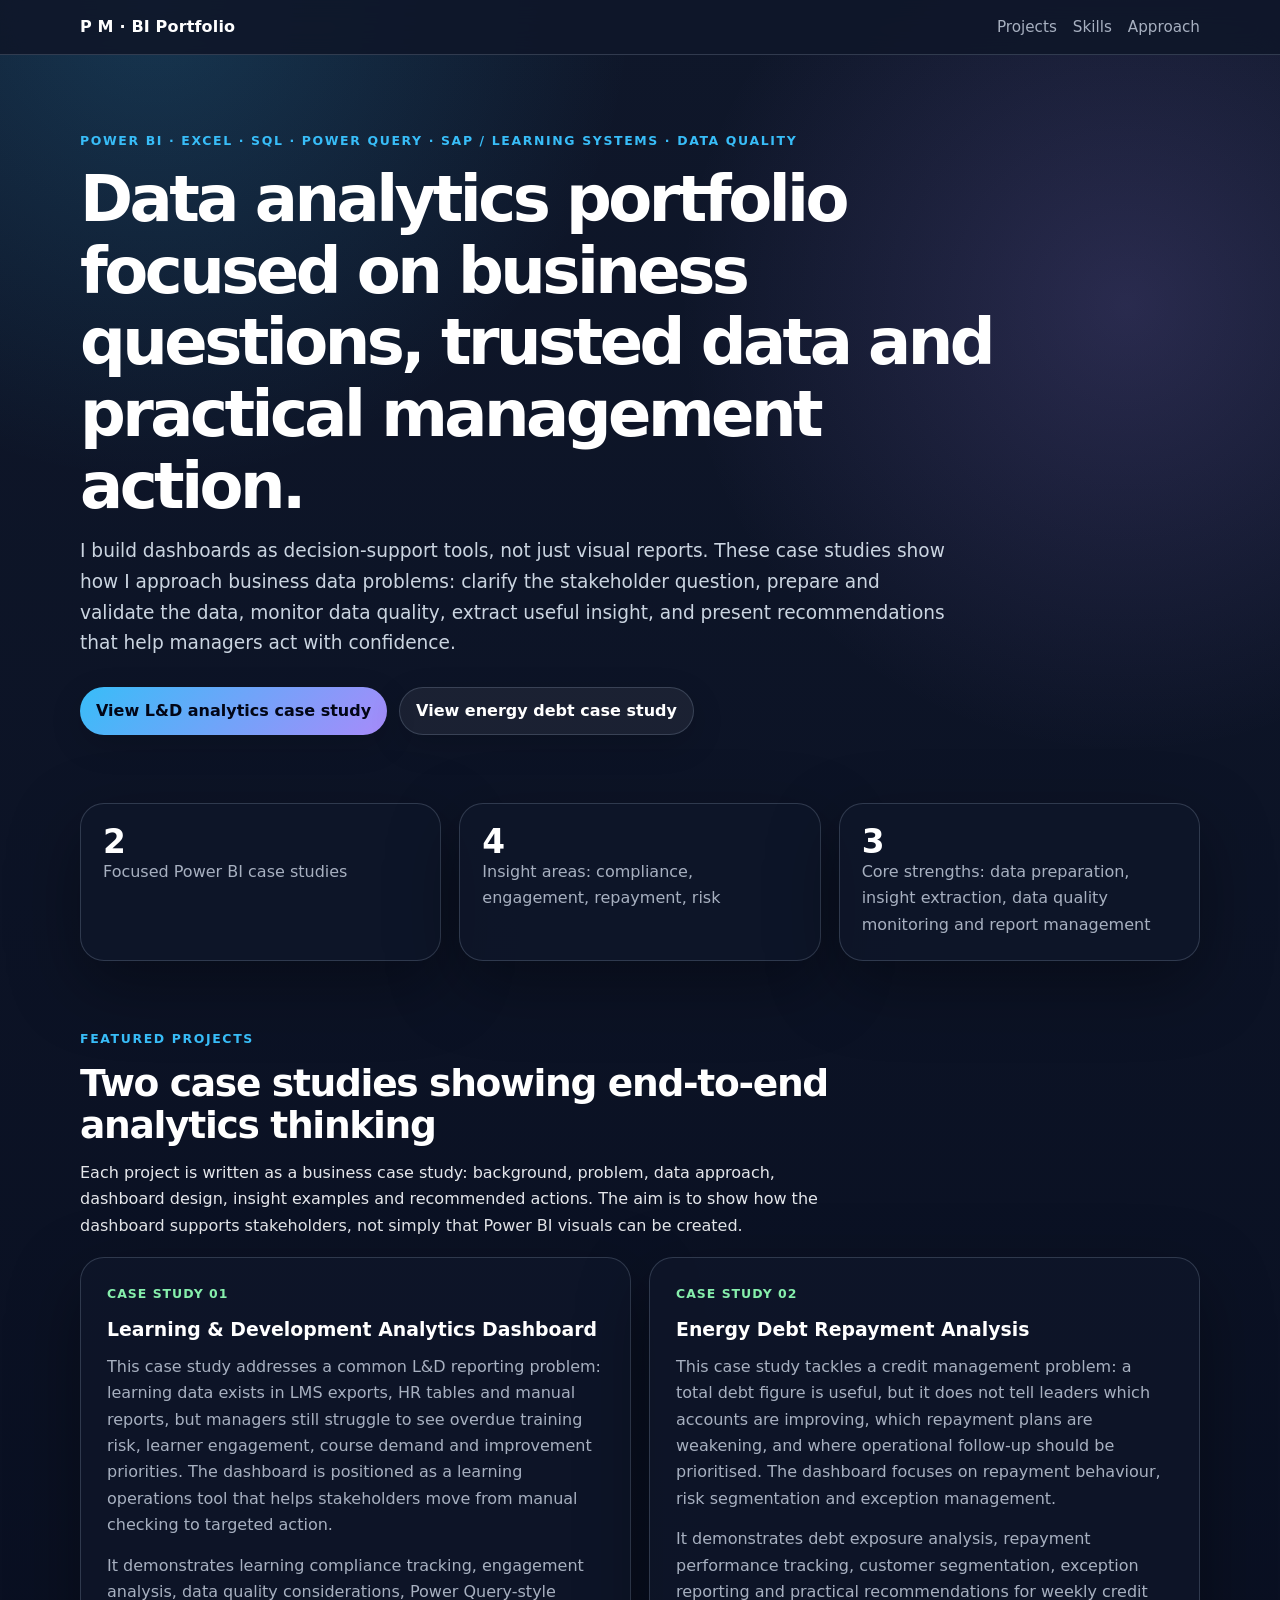
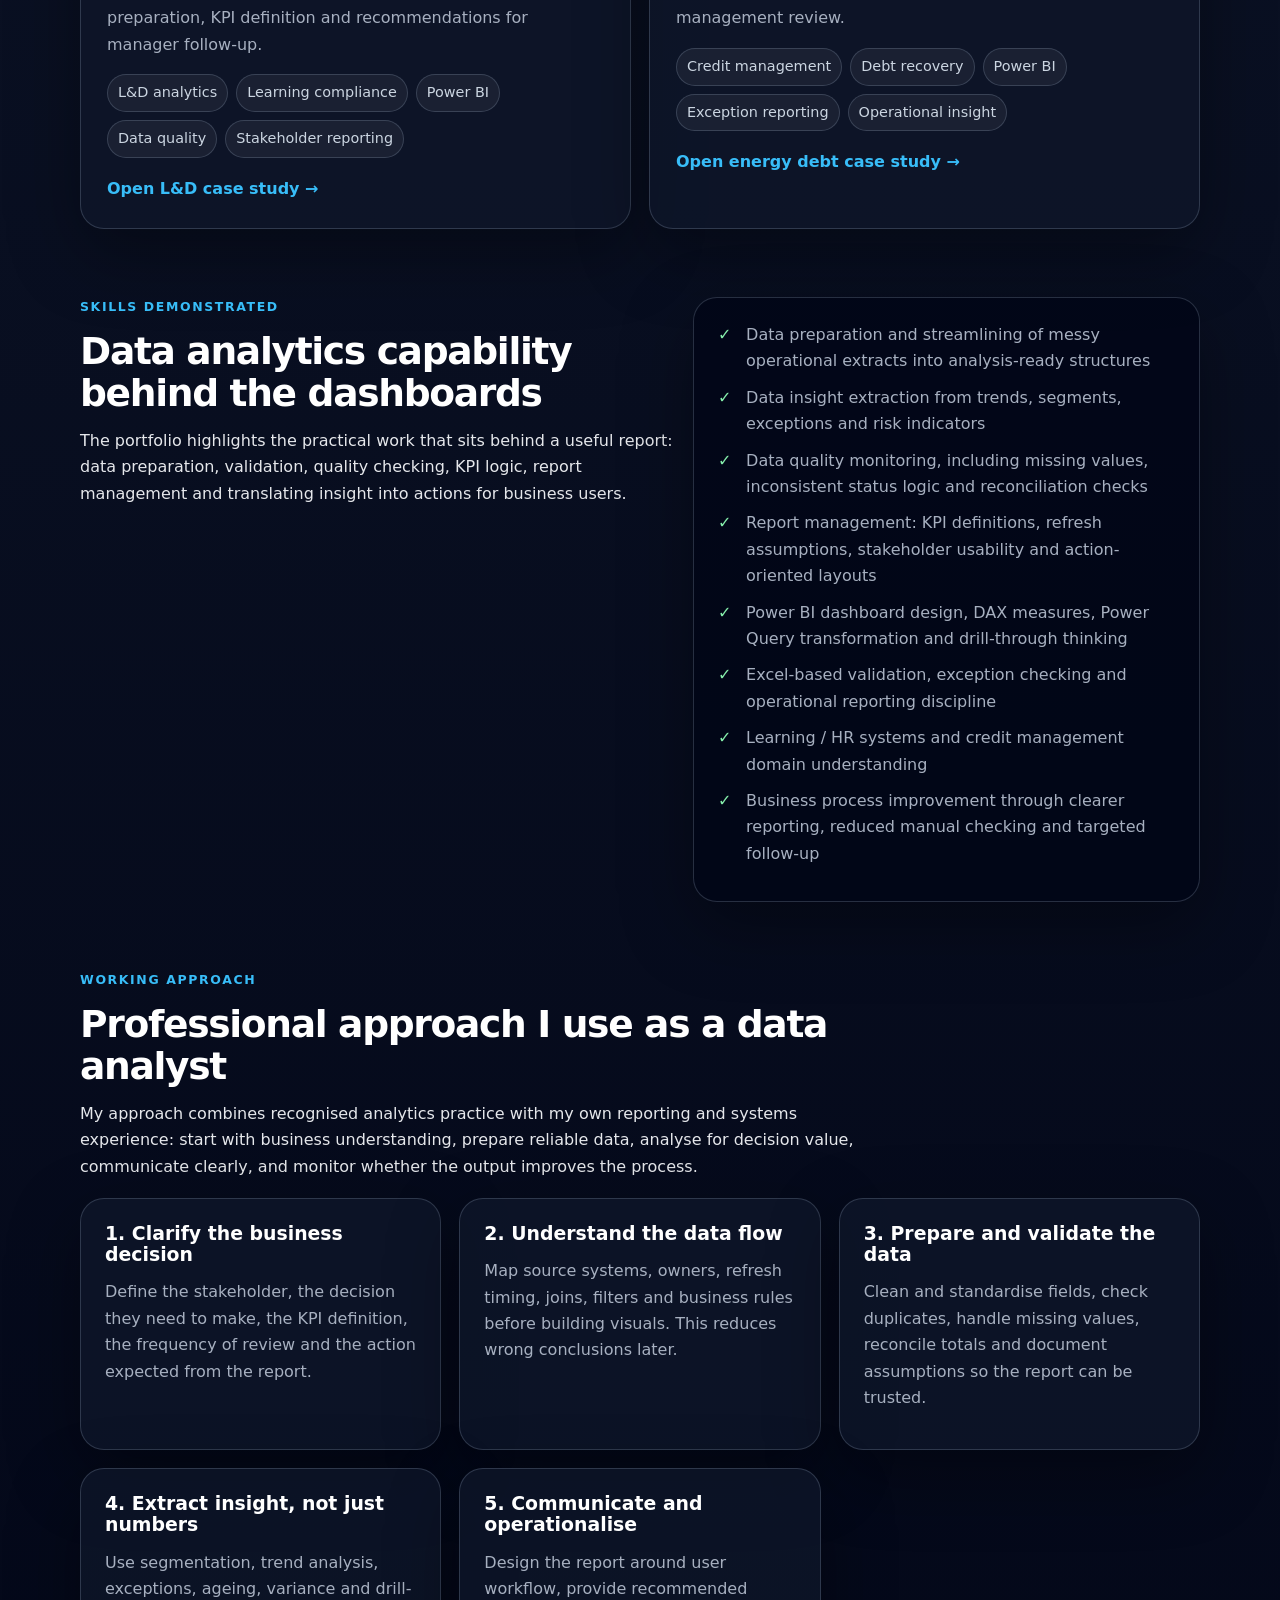
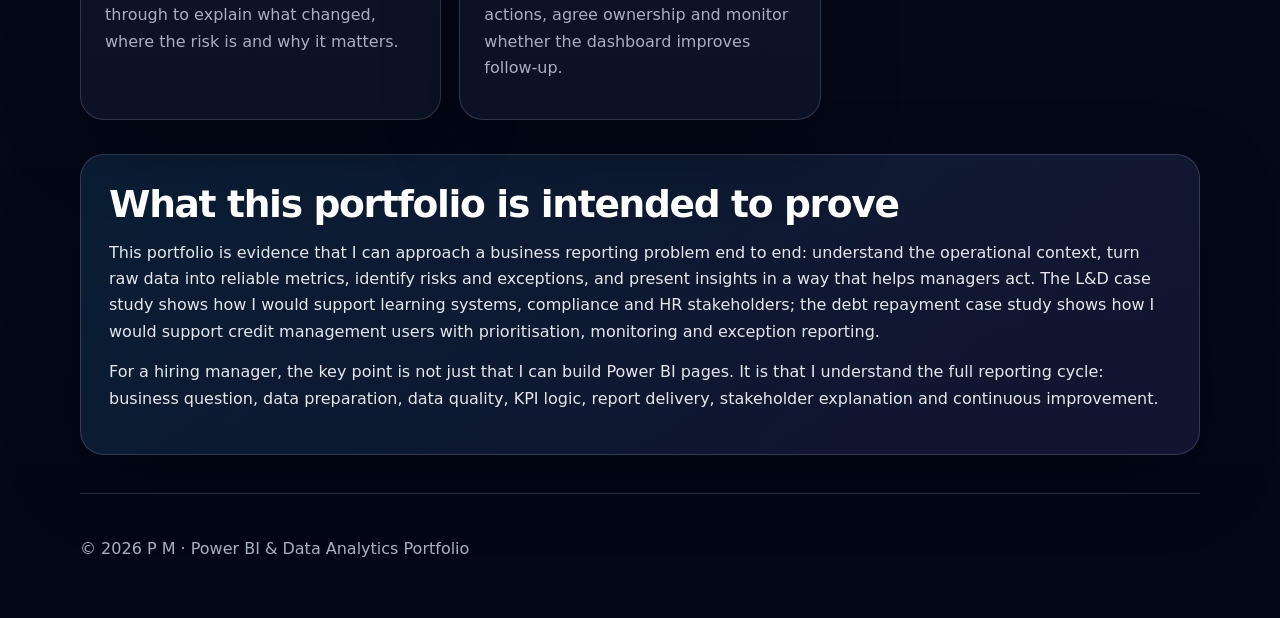
<file: index.html>
<!doctype html>
<html lang="en-GB">
<head>
  <meta charset="utf-8">
  <meta name="viewport" content="width=device-width, initial-scale=1">
  <title>P M | Power BI & Data Analytics Portfolio</title>
  <meta name="description" content="Power BI and data analytics portfolio showing data preparation, data quality monitoring, insight extraction, reporting automation and stakeholder-focused business analysis.">
  <link rel="stylesheet" href="assets/styles.css">
</head>
<body>
  <header class="site-header">
    <nav class="nav wrap">
      <a class="brand" href="index.html">P M · BI Portfolio</a>
      <div class="nav-links">
        <a href="#projects">Projects</a>
        <a href="#skills">Skills</a>
        <a href="#approach">Approach</a>
      </div>
    </nav>
  </header>

  <main>
    <section class="hero wrap">
      <p class="eyebrow">Power BI · Excel · SQL · Power Query · SAP / Learning Systems · Data Quality</p>
      <h1>Data analytics portfolio focused on business questions, trusted data and practical management action.</h1>
      <p class="lead">
        I build dashboards as decision-support tools, not just visual reports. These case studies show how I approach
        business data problems: clarify the stakeholder question, prepare and validate the data, monitor data quality,
        extract useful insight, and present recommendations that help managers act with confidence.
      </p>
      <div class="hero-actions">
        <a class="button primary" href="learning-analytics.html">View L&D analytics case study</a>
        <a class="button" href="energy-debt-repayment.html">View energy debt case study</a>
      </div>
    </section>

    <section class="wrap section stats-grid" aria-label="Portfolio highlights">
      <article class="stat-card">
        <span class="stat-number">2</span>
        <span class="stat-label">Focused Power BI case studies</span>
      </article>
      <article class="stat-card">
        <span class="stat-number">4</span>
        <span class="stat-label">Insight areas: compliance, engagement, repayment, risk</span>
      </article>
      <article class="stat-card">
        <span class="stat-number">3</span>
        <span class="stat-label">Core strengths: data preparation, insight extraction, data quality monitoring and report management</span>
      </article>
    </section>

    <section id="projects" class="wrap section">
      <div class="section-heading">
        <p class="eyebrow">Featured projects</p>
        <h2>Two case studies showing end-to-end analytics thinking</h2>
        <p>
          Each project is written as a business case study: background, problem, data approach, dashboard design,
          insight examples and recommended actions. The aim is to show how the dashboard supports stakeholders,
          not simply that Power BI visuals can be created.
        </p>
      </div>
      <div class="project-grid">
        <article class="project-card">
          <p class="project-number">Case study 01</p>
          <h3>Learning & Development Analytics Dashboard</h3>
          <p>
            This case study addresses a common L&D reporting problem: learning data exists in LMS exports,
            HR tables and manual reports, but managers still struggle to see overdue training risk, learner engagement,
            course demand and improvement priorities. The dashboard is positioned as a learning operations tool that
            helps stakeholders move from manual checking to targeted action.
          </p>
          <p>
            It demonstrates learning compliance tracking, engagement analysis, data quality considerations,
            Power Query-style preparation, KPI definition and recommendations for manager follow-up.
          </p>
          <ul class="tag-list">
            <li>L&D analytics</li><li>Learning compliance</li><li>Power BI</li><li>Data quality</li><li>Stakeholder reporting</li>
          </ul>
          <a class="text-link" href="learning-analytics.html">Open L&D case study →</a>
        </article>

        <article class="project-card">
          <p class="project-number">Case study 02</p>
          <h3>Energy Debt Repayment Analysis</h3>
          <p>
            This case study tackles a credit management problem: a total debt figure is useful, but it does not tell
            leaders which accounts are improving, which repayment plans are weakening, and where operational follow-up
            should be prioritised. The dashboard focuses on repayment behaviour, risk segmentation and exception management.
          </p>
          <p>
            It demonstrates debt exposure analysis, repayment performance tracking, customer segmentation,
            exception reporting and practical recommendations for weekly credit management review.
          </p>
          <ul class="tag-list">
            <li>Credit management</li><li>Debt recovery</li><li>Power BI</li><li>Exception reporting</li><li>Operational insight</li>
          </ul>
          <a class="text-link" href="energy-debt-repayment.html">Open energy debt case study →</a>
        </article>
      </div>
    </section>

    <section id="skills" class="wrap section split">
      <div>
        <p class="eyebrow">Skills demonstrated</p>
        <h2>Data analytics capability behind the dashboards</h2>
        <p>
          The portfolio highlights the practical work that sits behind a useful report: data preparation,
          validation, quality checking, KPI logic, report management and translating insight into actions for business users.
        </p>
      </div>
      <div class="panel">
        <ul class="check-list">
          <li>Data preparation and streamlining of messy operational extracts into analysis-ready structures</li>
          <li>Data insight extraction from trends, segments, exceptions and risk indicators</li>
          <li>Data quality monitoring, including missing values, inconsistent status logic and reconciliation checks</li>
          <li>Report management: KPI definitions, refresh assumptions, stakeholder usability and action-oriented layouts</li>
          <li>Power BI dashboard design, DAX measures, Power Query transformation and drill-through thinking</li>
          <li>Excel-based validation, exception checking and operational reporting discipline</li>
          <li>Learning / HR systems and credit management domain understanding</li>
          <li>Business process improvement through clearer reporting, reduced manual checking and targeted follow-up</li>
        </ul>
      </div>
    </section>

    <section id="approach" class="wrap section">
      <div class="section-heading">
        <p class="eyebrow">Working approach</p>
        <h2>Professional approach I use as a data analyst</h2>
        <p>
          My approach combines recognised analytics practice with my own reporting and systems experience: start with business understanding,
          prepare reliable data, analyse for decision value, communicate clearly, and monitor whether the output improves the process.
        </p>
      </div>
      <div class="method-grid">
        <article>
          <h3>1. Clarify the business decision</h3>
          <p>Define the stakeholder, the decision they need to make, the KPI definition, the frequency of review and the action expected from the report.</p>
        </article>
        <article>
          <h3>2. Understand the data flow</h3>
          <p>Map source systems, owners, refresh timing, joins, filters and business rules before building visuals. This reduces wrong conclusions later.</p>
        </article>
        <article>
          <h3>3. Prepare and validate the data</h3>
          <p>Clean and standardise fields, check duplicates, handle missing values, reconcile totals and document assumptions so the report can be trusted.</p>
        </article>
        <article>
          <h3>4. Extract insight, not just numbers</h3>
          <p>Use segmentation, trend analysis, exceptions, ageing, variance and drill-through to explain what changed, where the risk is and why it matters.</p>
        </article>
        <article>
          <h3>5. Communicate and operationalise</h3>
          <p>Design the report around user workflow, provide recommended actions, agree ownership and monitor whether the dashboard improves follow-up.</p>
        </article>
      </div>
    </section>

    <section class="wrap section callout">
      <h2>What this portfolio is intended to prove</h2>
      <p>
        This portfolio is evidence that I can approach a business reporting problem end to end: understand the operational context,
        turn raw data into reliable metrics, identify risks and exceptions, and present insights in a way that helps managers act.
        The L&D case study shows how I would support learning systems, compliance and HR stakeholders; the debt repayment case study
        shows how I would support credit management users with prioritisation, monitoring and exception reporting.
      </p>
      <p>
        For a hiring manager, the key point is not just that I can build Power BI pages. It is that I understand the full reporting cycle:
        business question, data preparation, data quality, KPI logic, report delivery, stakeholder explanation and continuous improvement.
      </p>
    </section>
  </main>

  <footer class="footer wrap">
    <p>© 2026 P M · Power BI & Data Analytics Portfolio</p>
  </footer>
</body>
</html>
</file>
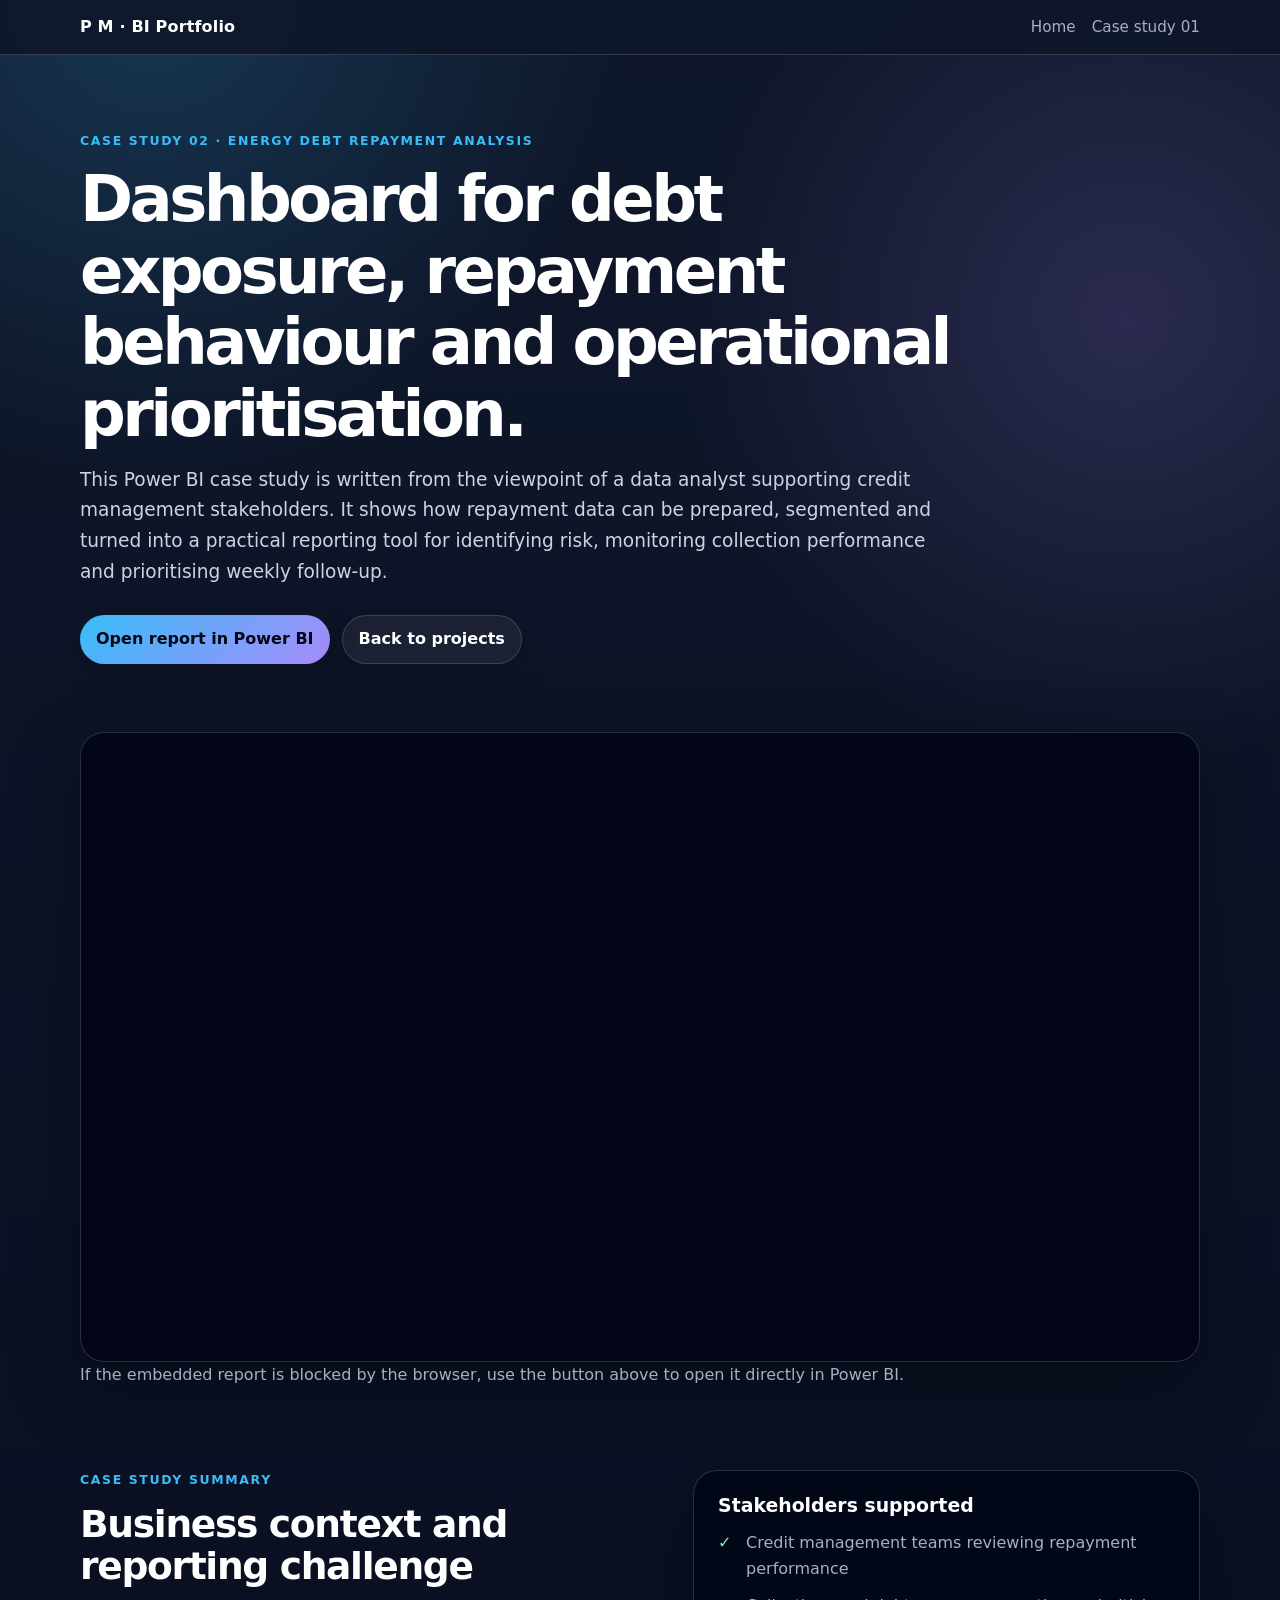
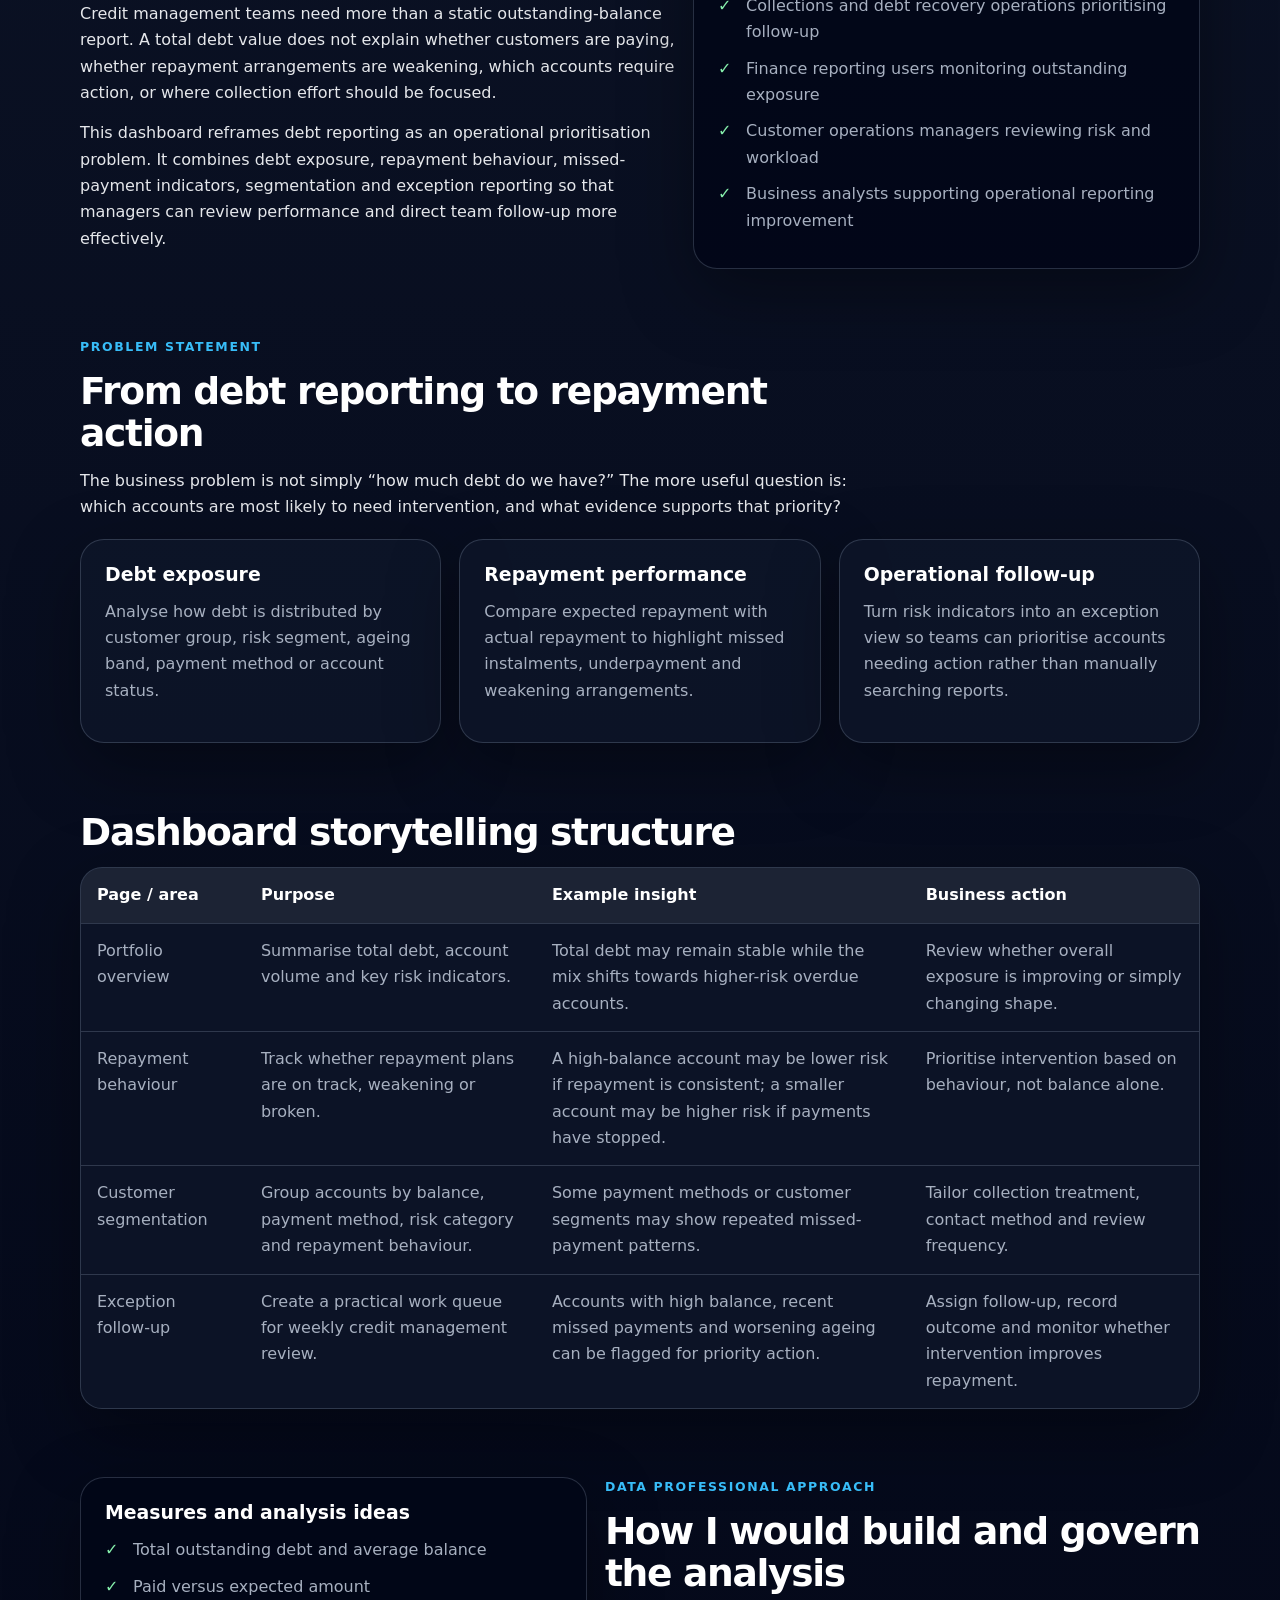
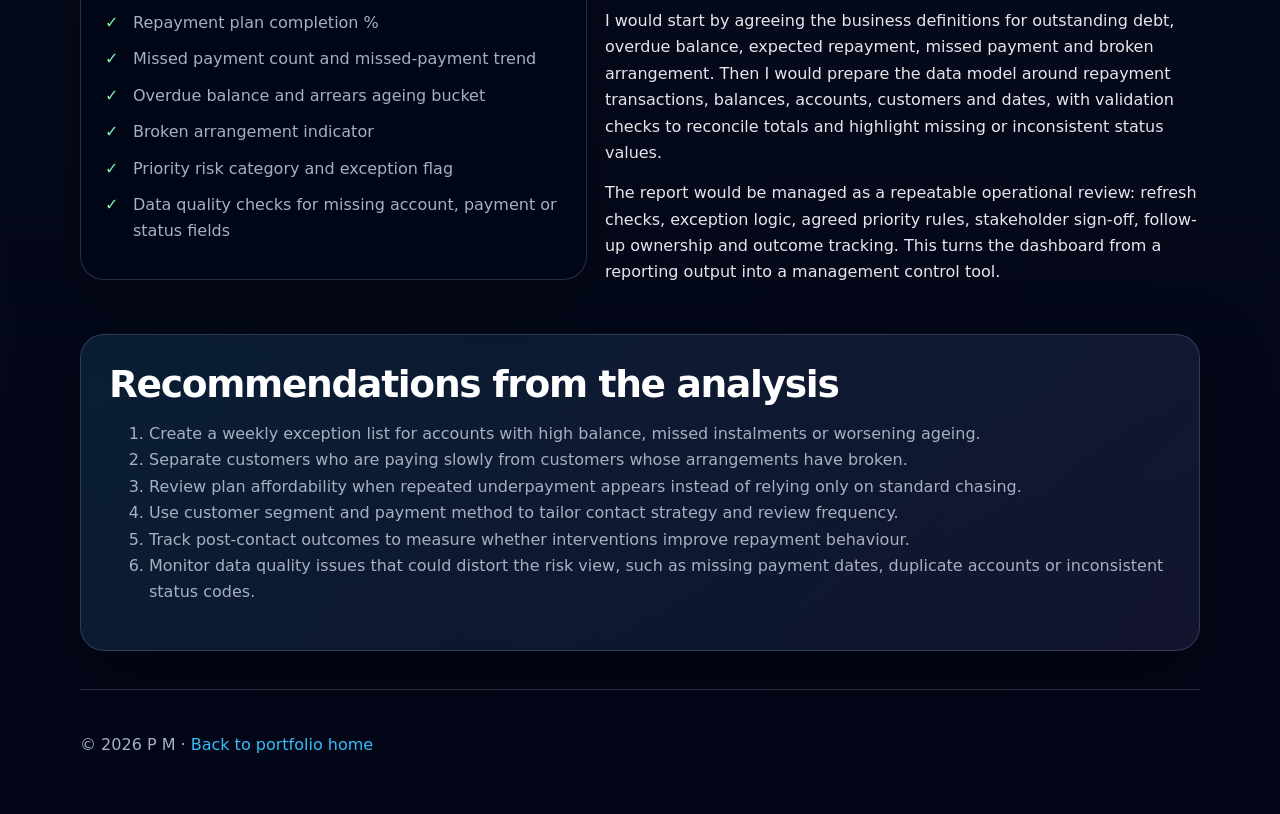
<file: energy-debt-repayment.html>
<!doctype html>
<html lang="en-GB">
<head>
  <meta charset="utf-8">
  <meta name="viewport" content="width=device-width, initial-scale=1">
  <title>Case Study 02 | Energy Debt Repayment Analysis</title>
  <meta name="description" content="Energy debt repayment Power BI dashboard case study focused on repayment behaviour, risk segmentation and operational exception reporting.">
  <link rel="stylesheet" href="assets/styles.css">
</head>
<body>
  <header class="site-header">
    <nav class="nav wrap">
      <a class="brand" href="index.html">P M · BI Portfolio</a>
      <div class="nav-links">
        <a href="index.html">Home</a>
        <a href="learning-analytics.html">Case study 01</a>
      </div>
    </nav>
  </header>

  <main>
    <section class="hero wrap">
      <p class="eyebrow">Case study 02 · Energy Debt Repayment Analysis</p>
      <h1>Dashboard for debt exposure, repayment behaviour and operational prioritisation.</h1>
      <p class="lead">
        This Power BI case study is written from the viewpoint of a data analyst supporting credit management stakeholders.
        It shows how repayment data can be prepared, segmented and turned into a practical reporting tool for identifying risk,
        monitoring collection performance and prioritising weekly follow-up.
      </p>
      <div class="hero-actions">
        <a class="button primary" href="https://app.powerbi.com/view?r=eyJrIjoiMWI4ODUzMjItYzc0Yi00YWRlLWExNWYtZGU5YWZjZDY3NDVkIiwidCI6IjI1Y2UwMjYxLWJiZDYtNDljZC1hMWUyLTU0MjYwODg2ZDE1OSJ9" target="_blank" rel="noopener">Open report in Power BI</a>
        <a class="button" href="index.html#projects">Back to projects</a>
      </div>
    </section>

    <section class="wrap section">
      <div class="report-frame">
        <iframe title="Energy Debt Repayment Analysis" src="https://app.powerbi.com/view?r=eyJrIjoiMWI4ODUzMjItYzc0Yi00YWRlLWExNWYtZGU5YWZjZDY3NDVkIiwidCI6IjI1Y2UwMjYxLWJiZDYtNDljZC1hMWUyLTU0MjYwODg2ZDE1OSJ9" frameborder="0" allowfullscreen="true"></iframe>
      </div>
      <p class="note">If the embedded report is blocked by the browser, use the button above to open it directly in Power BI.</p>
    </section>

    <section class="wrap section split">
      <div>
        <p class="eyebrow">Case study summary</p>
        <h2>Business context and reporting challenge</h2>
        <p>
          Credit management teams need more than a static outstanding-balance report. A total debt value does not explain whether customers are paying,
          whether repayment arrangements are weakening, which accounts require action, or where collection effort should be focused.
        </p>
        <p>
          This dashboard reframes debt reporting as an operational prioritisation problem. It combines debt exposure, repayment behaviour,
          missed-payment indicators, segmentation and exception reporting so that managers can review performance and direct team follow-up more effectively.
        </p>
      </div>
      <div class="panel">
        <h3>Stakeholders supported</h3>
        <ul class="check-list">
          <li>Credit management teams reviewing repayment performance</li>
          <li>Collections and debt recovery operations prioritising follow-up</li>
          <li>Finance reporting users monitoring outstanding exposure</li>
          <li>Customer operations managers reviewing risk and workload</li>
          <li>Business analysts supporting operational reporting improvement</li>
        </ul>
      </div>
    </section>

    <section class="wrap section">
      <div class="section-heading">
        <p class="eyebrow">Problem statement</p>
        <h2>From debt reporting to repayment action</h2>
        <p>
          The business problem is not simply “how much debt do we have?” The more useful question is:
          which accounts are most likely to need intervention, and what evidence supports that priority?
        </p>
      </div>
      <div class="method-grid">
        <article>
          <h3>Debt exposure</h3>
          <p>Analyse how debt is distributed by customer group, risk segment, ageing band, payment method or account status.</p>
        </article>
        <article>
          <h3>Repayment performance</h3>
          <p>Compare expected repayment with actual repayment to highlight missed instalments, underpayment and weakening arrangements.</p>
        </article>
        <article>
          <h3>Operational follow-up</h3>
          <p>Turn risk indicators into an exception view so teams can prioritise accounts needing action rather than manually searching reports.</p>
        </article>
      </div>
    </section>

    <section class="wrap section">
      <h2>Dashboard storytelling structure</h2>
      <div class="table-wrap">
        <table>
          <thead>
            <tr>
              <th>Page / area</th>
              <th>Purpose</th>
              <th>Example insight</th>
              <th>Business action</th>
            </tr>
          </thead>
          <tbody>
            <tr>
              <td>Portfolio overview</td>
              <td>Summarise total debt, account volume and key risk indicators.</td>
              <td>Total debt may remain stable while the mix shifts towards higher-risk overdue accounts.</td>
              <td>Review whether overall exposure is improving or simply changing shape.</td>
            </tr>
            <tr>
              <td>Repayment behaviour</td>
              <td>Track whether repayment plans are on track, weakening or broken.</td>
              <td>A high-balance account may be lower risk if repayment is consistent; a smaller account may be higher risk if payments have stopped.</td>
              <td>Prioritise intervention based on behaviour, not balance alone.</td>
            </tr>
            <tr>
              <td>Customer segmentation</td>
              <td>Group accounts by balance, payment method, risk category and repayment behaviour.</td>
              <td>Some payment methods or customer segments may show repeated missed-payment patterns.</td>
              <td>Tailor collection treatment, contact method and review frequency.</td>
            </tr>
            <tr>
              <td>Exception follow-up</td>
              <td>Create a practical work queue for weekly credit management review.</td>
              <td>Accounts with high balance, recent missed payments and worsening ageing can be flagged for priority action.</td>
              <td>Assign follow-up, record outcome and monitor whether intervention improves repayment.</td>
            </tr>
          </tbody>
        </table>
      </div>
    </section>

    <section class="wrap section split reverse">
      <div class="panel">
        <h3>Measures and analysis ideas</h3>
        <ul class="check-list">
          <li>Total outstanding debt and average balance</li>
          <li>Paid versus expected amount</li>
          <li>Repayment plan completion %</li>
          <li>Missed payment count and missed-payment trend</li>
          <li>Overdue balance and arrears ageing bucket</li>
          <li>Broken arrangement indicator</li>
          <li>Priority risk category and exception flag</li>
          <li>Data quality checks for missing account, payment or status fields</li>
        </ul>
      </div>
      <div>
        <p class="eyebrow">Data professional approach</p>
        <h2>How I would build and govern the analysis</h2>
        <p>
          I would start by agreeing the business definitions for outstanding debt, overdue balance, expected repayment, missed payment and broken arrangement.
          Then I would prepare the data model around repayment transactions, balances, accounts, customers and dates, with validation checks to reconcile
          totals and highlight missing or inconsistent status values.
        </p>
        <p>
          The report would be managed as a repeatable operational review: refresh checks, exception logic, agreed priority rules, stakeholder sign-off,
          follow-up ownership and outcome tracking. This turns the dashboard from a reporting output into a management control tool.
        </p>
      </div>
    </section>

    <section class="wrap section callout">
      <h2>Recommendations from the analysis</h2>
      <ol>
        <li>Create a weekly exception list for accounts with high balance, missed instalments or worsening ageing.</li>
        <li>Separate customers who are paying slowly from customers whose arrangements have broken.</li>
        <li>Review plan affordability when repeated underpayment appears instead of relying only on standard chasing.</li>
        <li>Use customer segment and payment method to tailor contact strategy and review frequency.</li>
        <li>Track post-contact outcomes to measure whether interventions improve repayment behaviour.</li>
        <li>Monitor data quality issues that could distort the risk view, such as missing payment dates, duplicate accounts or inconsistent status codes.</li>
      </ol>
    </section>
  </main>

  <footer class="footer wrap">
    <p>© 2026 P M · <a href="index.html">Back to portfolio home</a></p>
  </footer>
</body>
</html>
</file>
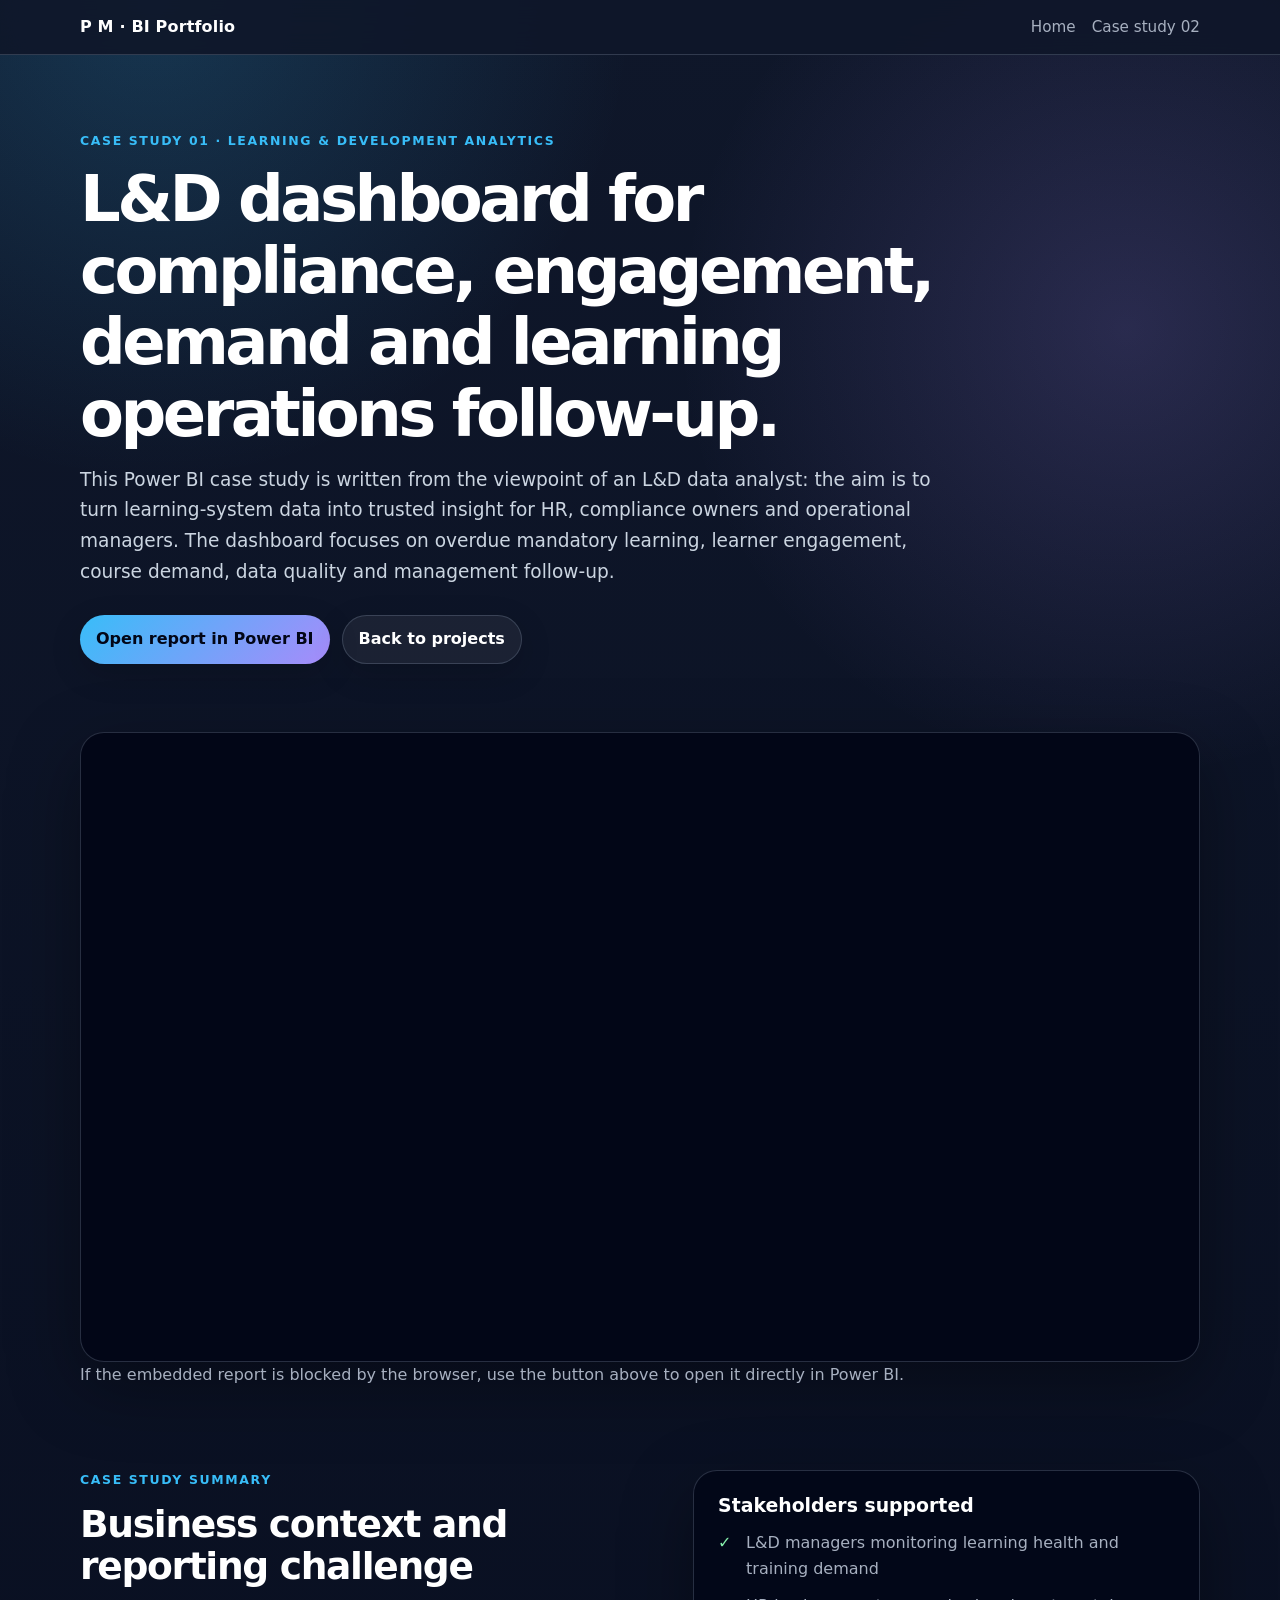
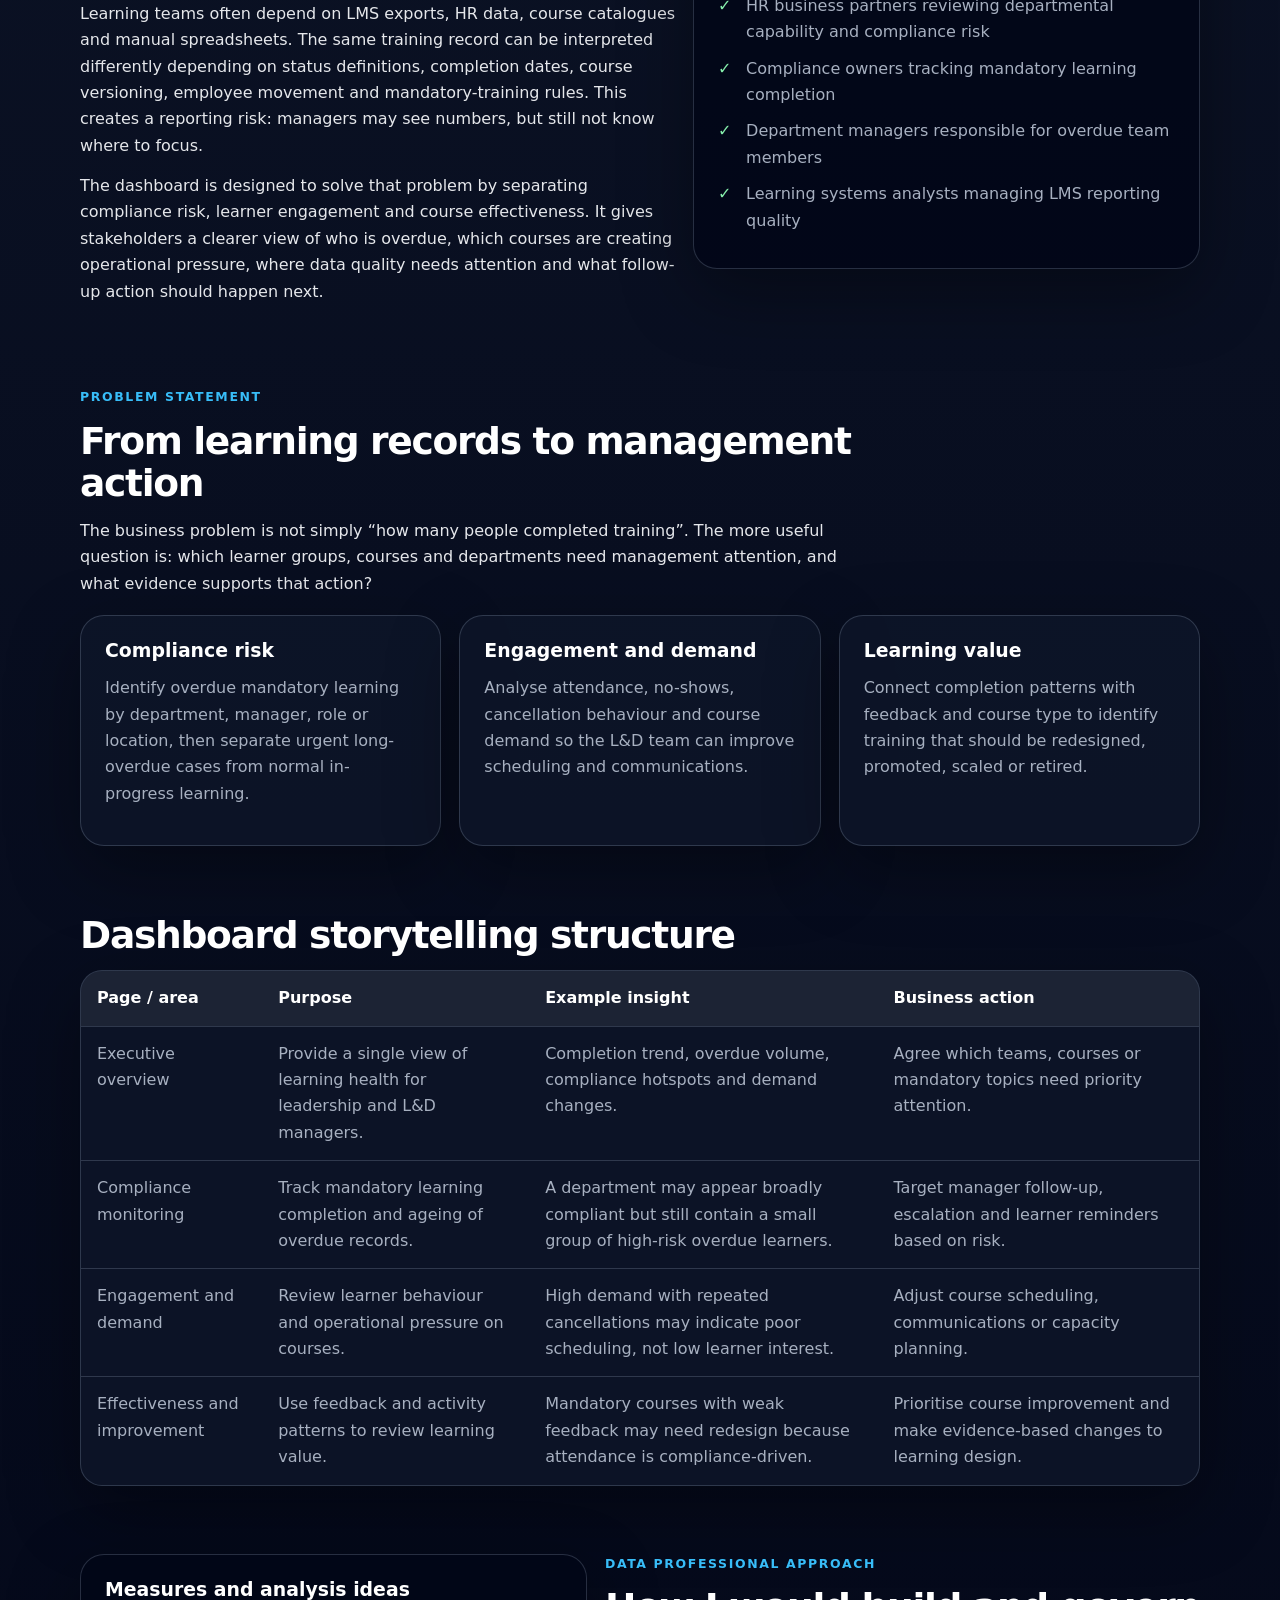
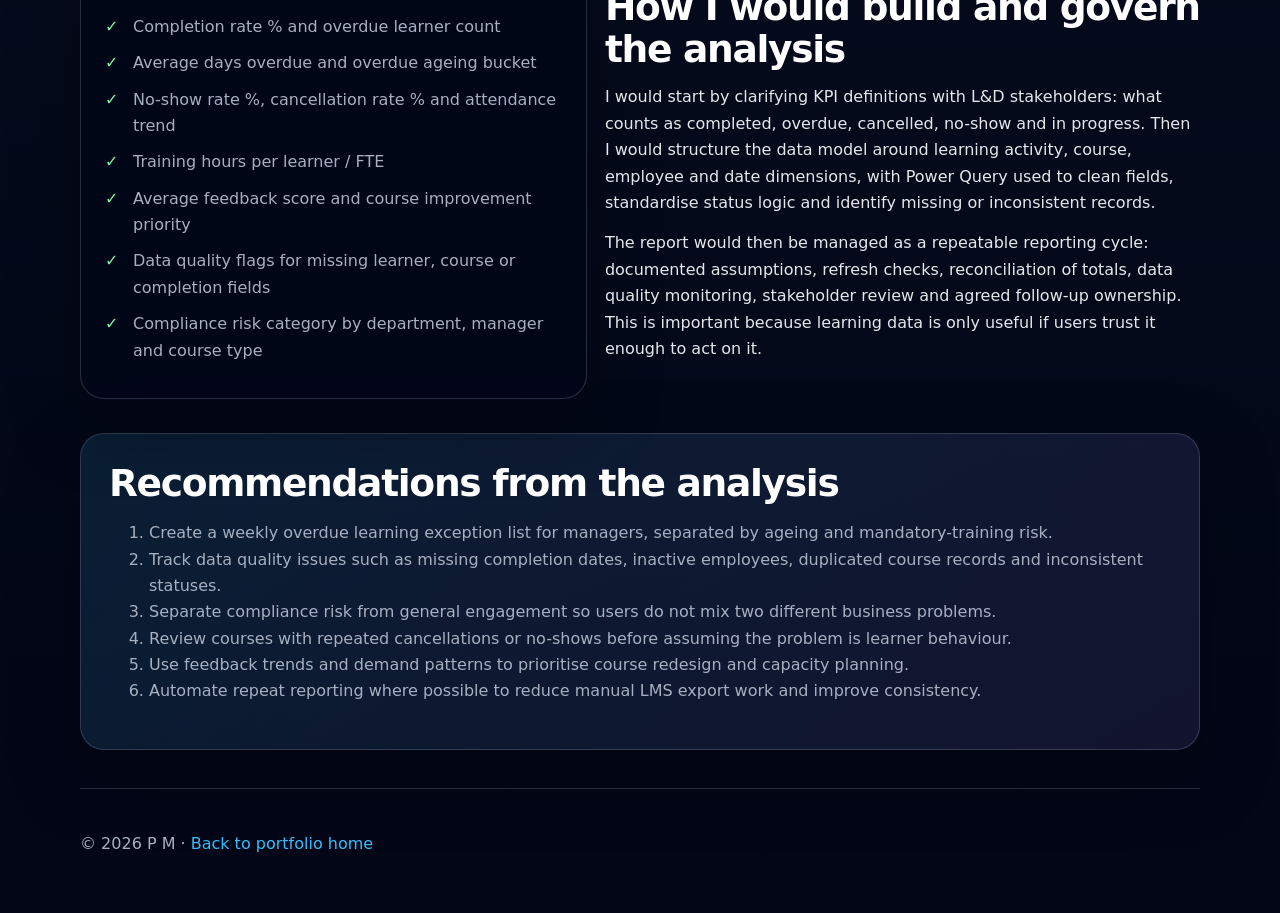
<file: learning-analytics.html>
<!doctype html>
<html lang="en-GB">
<head>
  <meta charset="utf-8">
  <meta name="viewport" content="width=device-width, initial-scale=1">
  <title>Case Study 01 | L&D Analytics Dashboard</title>
  <meta name="description" content="Learning and Development analytics Power BI dashboard portfolio case study focused on data quality, compliance insight and stakeholder reporting.">
  <link rel="stylesheet" href="assets/styles.css">
</head>
<body>
  <header class="site-header">
    <nav class="nav wrap">
      <a class="brand" href="index.html">P M · BI Portfolio</a>
      <div class="nav-links">
        <a href="index.html">Home</a>
        <a href="energy-debt-repayment.html">Case study 02</a>
      </div>
    </nav>
  </header>

  <main>
    <section class="hero wrap">
      <p class="eyebrow">Case study 01 · Learning & Development Analytics</p>
      <h1>L&D dashboard for compliance, engagement, demand and learning operations follow-up.</h1>
      <p class="lead">
        This Power BI case study is written from the viewpoint of an L&D data analyst: the aim is to turn learning-system data
        into trusted insight for HR, compliance owners and operational managers. The dashboard focuses on overdue mandatory learning,
        learner engagement, course demand, data quality and management follow-up.
      </p>
      <div class="hero-actions">
        <a class="button primary" href="https://app.powerbi.com/view?r=eyJrIjoiNzIxZThiM2EtYmY4Yi00Mjg4LWIwYzMtNzdmNGJiOTYwMGE4IiwidCI6IjI1Y2UwMjYxLWJiZDYtNDljZC1hMWUyLTU0MjYwODg2ZDE1OSJ9" target="_blank" rel="noopener">Open report in Power BI</a>
        <a class="button" href="index.html#projects">Back to projects</a>
      </div>
    </section>

    <section class="wrap section">
      <div class="report-frame">
        <iframe title="L&D Dashboard" src="https://app.powerbi.com/view?r=eyJrIjoiNzIxZThiM2EtYmY4Yi00Mjg4LWIwYzMtNzdmNGJiOTYwMGE4IiwidCI6IjI1Y2UwMjYxLWJiZDYtNDljZC1hMWUyLTU0MjYwODg2ZDE1OSJ9" frameborder="0" allowfullscreen="true"></iframe>
      </div>
      <p class="note">If the embedded report is blocked by the browser, use the button above to open it directly in Power BI.</p>
    </section>

    <section class="wrap section split">
      <div>
        <p class="eyebrow">Case study summary</p>
        <h2>Business context and reporting challenge</h2>
        <p>
          Learning teams often depend on LMS exports, HR data, course catalogues and manual spreadsheets. The same training record can be interpreted
          differently depending on status definitions, completion dates, course versioning, employee movement and mandatory-training rules.
          This creates a reporting risk: managers may see numbers, but still not know where to focus.
        </p>
        <p>
          The dashboard is designed to solve that problem by separating compliance risk, learner engagement and course effectiveness. It gives stakeholders
          a clearer view of who is overdue, which courses are creating operational pressure, where data quality needs attention and what follow-up action
          should happen next.
        </p>
      </div>
      <div class="panel">
        <h3>Stakeholders supported</h3>
        <ul class="check-list">
          <li>L&D managers monitoring learning health and training demand</li>
          <li>HR business partners reviewing departmental capability and compliance risk</li>
          <li>Compliance owners tracking mandatory learning completion</li>
          <li>Department managers responsible for overdue team members</li>
          <li>Learning systems analysts managing LMS reporting quality</li>
        </ul>
      </div>
    </section>

    <section class="wrap section">
      <div class="section-heading">
        <p class="eyebrow">Problem statement</p>
        <h2>From learning records to management action</h2>
        <p>
          The business problem is not simply “how many people completed training”. The more useful question is:
          which learner groups, courses and departments need management attention, and what evidence supports that action?
        </p>
      </div>
      <div class="method-grid">
        <article>
          <h3>Compliance risk</h3>
          <p>Identify overdue mandatory learning by department, manager, role or location, then separate urgent long-overdue cases from normal in-progress learning.</p>
        </article>
        <article>
          <h3>Engagement and demand</h3>
          <p>Analyse attendance, no-shows, cancellation behaviour and course demand so the L&D team can improve scheduling and communications.</p>
        </article>
        <article>
          <h3>Learning value</h3>
          <p>Connect completion patterns with feedback and course type to identify training that should be redesigned, promoted, scaled or retired.</p>
        </article>
      </div>
    </section>

    <section class="wrap section">
      <h2>Dashboard storytelling structure</h2>
      <div class="table-wrap">
        <table>
          <thead>
            <tr>
              <th>Page / area</th>
              <th>Purpose</th>
              <th>Example insight</th>
              <th>Business action</th>
            </tr>
          </thead>
          <tbody>
            <tr>
              <td>Executive overview</td>
              <td>Provide a single view of learning health for leadership and L&D managers.</td>
              <td>Completion trend, overdue volume, compliance hotspots and demand changes.</td>
              <td>Agree which teams, courses or mandatory topics need priority attention.</td>
            </tr>
            <tr>
              <td>Compliance monitoring</td>
              <td>Track mandatory learning completion and ageing of overdue records.</td>
              <td>A department may appear broadly compliant but still contain a small group of high-risk overdue learners.</td>
              <td>Target manager follow-up, escalation and learner reminders based on risk.</td>
            </tr>
            <tr>
              <td>Engagement and demand</td>
              <td>Review learner behaviour and operational pressure on courses.</td>
              <td>High demand with repeated cancellations may indicate poor scheduling, not low learner interest.</td>
              <td>Adjust course scheduling, communications or capacity planning.</td>
            </tr>
            <tr>
              <td>Effectiveness and improvement</td>
              <td>Use feedback and activity patterns to review learning value.</td>
              <td>Mandatory courses with weak feedback may need redesign because attendance is compliance-driven.</td>
              <td>Prioritise course improvement and make evidence-based changes to learning design.</td>
            </tr>
          </tbody>
        </table>
      </div>
    </section>

    <section class="wrap section split reverse">
      <div class="panel">
        <h3>Measures and analysis ideas</h3>
        <ul class="check-list">
          <li>Completion rate % and overdue learner count</li>
          <li>Average days overdue and overdue ageing bucket</li>
          <li>No-show rate %, cancellation rate % and attendance trend</li>
          <li>Training hours per learner / FTE</li>
          <li>Average feedback score and course improvement priority</li>
          <li>Data quality flags for missing learner, course or completion fields</li>
          <li>Compliance risk category by department, manager and course type</li>
        </ul>
      </div>
      <div>
        <p class="eyebrow">Data professional approach</p>
        <h2>How I would build and govern the analysis</h2>
        <p>
          I would start by clarifying KPI definitions with L&D stakeholders: what counts as completed, overdue, cancelled, no-show and in progress.
          Then I would structure the data model around learning activity, course, employee and date dimensions, with Power Query used to clean fields,
          standardise status logic and identify missing or inconsistent records.
        </p>
        <p>
          The report would then be managed as a repeatable reporting cycle: documented assumptions, refresh checks, reconciliation of totals,
          data quality monitoring, stakeholder review and agreed follow-up ownership. This is important because learning data is only useful if users
          trust it enough to act on it.
        </p>
      </div>
    </section>

    <section class="wrap section callout">
      <h2>Recommendations from the analysis</h2>
      <ol>
        <li>Create a weekly overdue learning exception list for managers, separated by ageing and mandatory-training risk.</li>
        <li>Track data quality issues such as missing completion dates, inactive employees, duplicated course records and inconsistent statuses.</li>
        <li>Separate compliance risk from general engagement so users do not mix two different business problems.</li>
        <li>Review courses with repeated cancellations or no-shows before assuming the problem is learner behaviour.</li>
        <li>Use feedback trends and demand patterns to prioritise course redesign and capacity planning.</li>
        <li>Automate repeat reporting where possible to reduce manual LMS export work and improve consistency.</li>
      </ol>
    </section>
  </main>

  <footer class="footer wrap">
    <p>© 2026 P M · <a href="index.html">Back to portfolio home</a></p>
  </footer>
</body>
</html>
</file>
<file: assets/styles.css>
:root {
  --bg: #0f172a;
  --bg-soft: #111827;
  --card: rgba(15, 23, 42, 0.78);
  --card-strong: rgba(2, 6, 23, 0.88);
  --text: #e5e7eb;
  --muted: #a7b0c0;
  --line: rgba(148, 163, 184, 0.26);
  --accent: #38bdf8;
  --accent-2: #a78bfa;
  --success: #86efac;
  --shadow: 0 24px 70px rgba(0, 0, 0, 0.35);
}

* { box-sizing: border-box; }

html { scroll-behavior: smooth; }

body {
  margin: 0;
  min-height: 100vh;
  font-family: Inter, ui-sans-serif, system-ui, -apple-system, BlinkMacSystemFont, "Segoe UI", sans-serif;
  background:
    radial-gradient(circle at 12% 0%, rgba(56, 189, 248, 0.19), transparent 30rem),
    radial-gradient(circle at 88% 8%, rgba(167, 139, 250, 0.18), transparent 28rem),
    linear-gradient(180deg, #0f172a 0%, #020617 100%);
  color: var(--text);
  line-height: 1.65;
}

a { color: var(--accent); text-decoration: none; }
a:hover { text-decoration: underline; }

.wrap { width: min(1120px, calc(100% - 32px)); margin: 0 auto; }

.site-header {
  position: sticky;
  top: 0;
  z-index: 20;
  background: rgba(15, 23, 42, 0.9);
  backdrop-filter: blur(12px);
  border-bottom: 1px solid var(--line);
}

.nav {
  display: flex;
  align-items: center;
  justify-content: space-between;
  gap: 16px;
  padding: 14px 0;
}

.brand {
  color: #fff;
  font-weight: 850;
  letter-spacing: 0.01em;
}

.nav-links {
  display: flex;
  align-items: center;
  gap: 16px;
  flex-wrap: wrap;
}

.nav-links a {
  color: var(--muted);
  font-size: 0.95rem;
}

.hero {
  padding: 76px 0 34px;
}

.eyebrow {
  margin: 0 0 12px;
  color: var(--accent);
  font-size: 0.78rem;
  font-weight: 800;
  letter-spacing: 0.13em;
  text-transform: uppercase;
}

h1, h2, h3 {
  margin: 0 0 14px;
  line-height: 1.12;
  color: #fff;
}

h1 {
  max-width: 980px;
  font-size: clamp(2.15rem, 5vw, 4.4rem);
  letter-spacing: -0.055em;
}

h2 {
  font-size: clamp(1.55rem, 3vw, 2.35rem);
  letter-spacing: -0.035em;
}

h3 { font-size: 1.18rem; }

p { margin: 0 0 14px; }

.lead {
  max-width: 880px;
  color: #cbd5e1;
  font-size: 1.16rem;
}

.hero-actions {
  display: flex;
  gap: 12px;
  flex-wrap: wrap;
  margin-top: 28px;
}

.button {
  display: inline-flex;
  align-items: center;
  justify-content: center;
  min-height: 44px;
  padding: 10px 16px;
  border: 1px solid var(--line);
  border-radius: 999px;
  background: rgba(255, 255, 255, 0.06);
  color: #fff;
  font-weight: 760;
  box-shadow: 0 10px 32px rgba(0, 0, 0, 0.16);
}

.button.primary {
  border: 0;
  color: #020617;
  background: linear-gradient(135deg, var(--accent), var(--accent-2));
}

.section { padding: 34px 0; }

.section-heading { max-width: 780px; margin-bottom: 18px; }

.stats-grid,
.project-grid,
.method-grid,
.split {
  display: grid;
  gap: 18px;
}

.stats-grid { grid-template-columns: repeat(3, 1fr); }
.project-grid { grid-template-columns: repeat(2, 1fr); }
.method-grid { grid-template-columns: repeat(3, 1fr); }
.split { grid-template-columns: 1.08fr 0.92fr; align-items: start; }
.split.reverse { grid-template-columns: 0.92fr 1.08fr; }

.stat-card,
.project-card,
.method-grid article,
.panel,
.callout {
  border: 1px solid var(--line);
  border-radius: 24px;
  background: var(--card);
  box-shadow: var(--shadow);
}

.stat-card { padding: 22px; }
.project-card { padding: 26px; }
.method-grid article { padding: 24px; }
.panel { padding: 24px; background: var(--card-strong); }
.callout { padding: 28px; background: linear-gradient(135deg, rgba(56, 189, 248, 0.12), rgba(167, 139, 250, 0.1)); }

.stat-number {
  display: block;
  color: #fff;
  font-size: 2.05rem;
  font-weight: 900;
  line-height: 1;
}

.stat-label,
.note,
.project-card p,
.method-grid p,
.panel p,
li {
  color: var(--muted);
}

.project-number {
  color: var(--success) !important;
  font-weight: 800;
  letter-spacing: 0.08em;
  text-transform: uppercase;
  font-size: 0.78rem;
}

.tag-list {
  display: flex;
  flex-wrap: wrap;
  gap: 8px;
  list-style: none;
  padding: 0;
  margin: 16px 0 18px;
}

.tag-list li {
  padding: 6px 10px;
  border: 1px solid var(--line);
  border-radius: 999px;
  background: rgba(255, 255, 255, 0.055);
  color: #cbd5e1;
  font-size: 0.9rem;
}

.text-link { font-weight: 800; }

.check-list { padding-left: 0; list-style: none; margin: 0; }
.check-list li {
  position: relative;
  padding-left: 28px;
  margin-bottom: 10px;
}
.check-list li::before {
  content: "✓";
  position: absolute;
  left: 0;
  top: 0;
  color: var(--success);
  font-weight: 900;
}

.report-frame {
  width: 100%;
  aspect-ratio: 16 / 9;
  border: 1px solid var(--line);
  border-radius: 24px;
  overflow: hidden;
  background: #020617;
  box-shadow: var(--shadow);
}

.report-frame iframe { width: 100%; height: 100%; border: 0; }

.table-wrap {
  overflow-x: auto;
  border: 1px solid var(--line);
  border-radius: 22px;
  background: var(--card);
  box-shadow: var(--shadow);
}

table { width: 100%; border-collapse: collapse; min-width: 760px; }
th, td { padding: 14px 16px; border-bottom: 1px solid var(--line); text-align: left; vertical-align: top; }
th { color: #fff; background: rgba(255, 255, 255, 0.065); }
td { color: var(--muted); }
tr:last-child td { border-bottom: 0; }

.footer {
  padding: 42px 0;
  margin-top: 38px;
  border-top: 1px solid var(--line);
  color: var(--muted);
}

@media (max-width: 840px) {
  .nav { align-items: flex-start; flex-direction: column; }
  .hero { padding-top: 48px; }
  .stats-grid,
  .project-grid,
  .method-grid,
  .split,
  .split.reverse { grid-template-columns: 1fr; }
  h1 { letter-spacing: -0.04em; }
}
</file>
